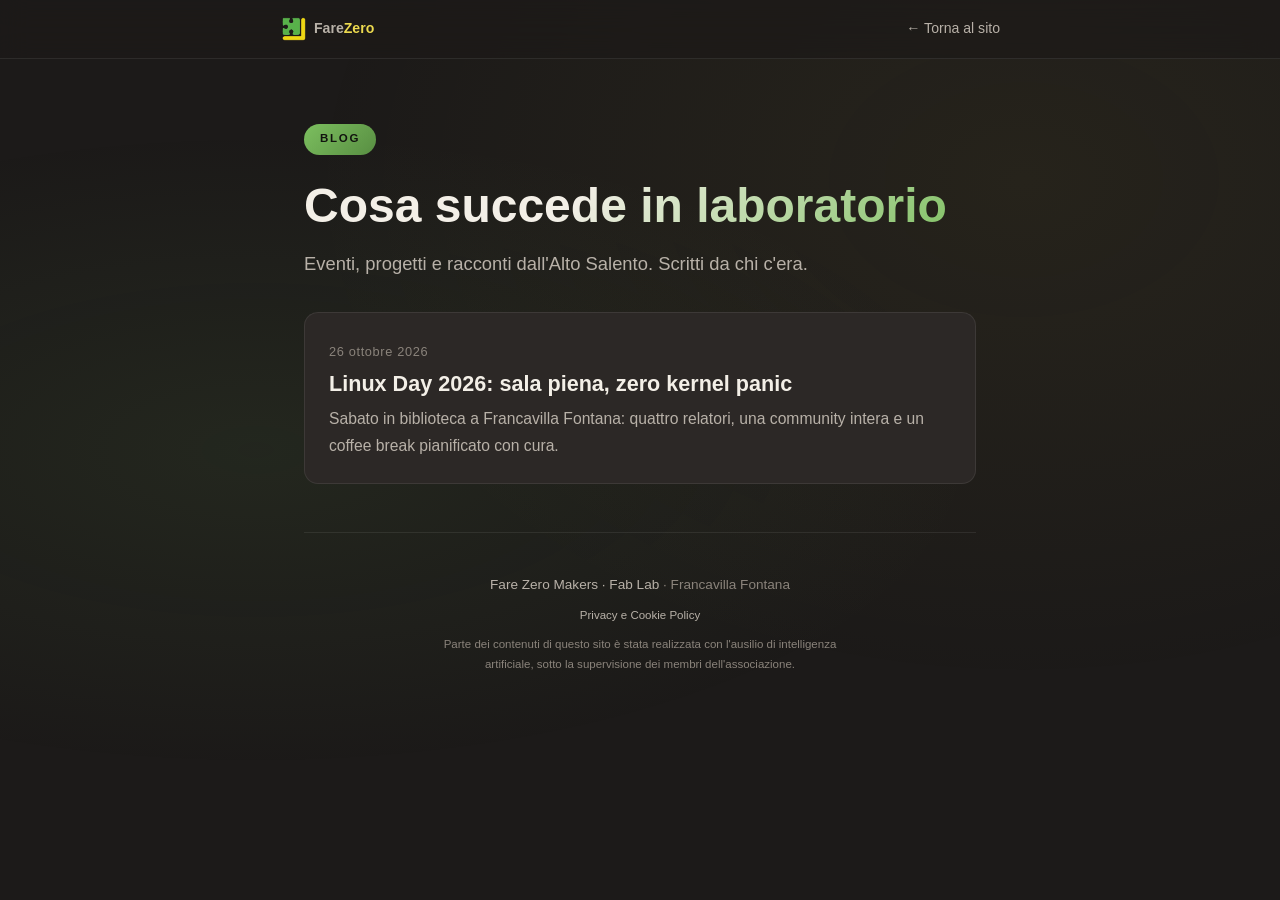
<file: blog/index.html>
<!DOCTYPE html>
<html lang="it">
<head>
  <meta charset="UTF-8">
  <meta name="viewport" content="width=device-width, initial-scale=1.0">
  <title>Blog | Fare Zero</title>
  <meta name="description" content="Il blog di Fare Zero Makers Fab Lab: eventi, progetti e racconti dall'Alto Salento.">
  <meta property="og:title" content="Blog | Fare Zero">
  <meta property="og:description" content="Eventi, progetti e racconti dall'Alto Salento.">
  <meta property="og:type" content="website">

  <link rel="icon" type="image/png" sizes="32x32" href="../assets/favicon-32.png">
  <link rel="icon" type="image/png" sizes="16x16" href="../assets/favicon-16.png">
  <link rel="apple-touch-icon" sizes="180x180" href="../assets/favicon-180.png">
  <link rel="shortcut icon" href="../assets/favicon.ico">
  <link rel="stylesheet" href="../css/blog.css">
</head>
<body>
  <div class="bg-pattern"></div>

  <div class="top-bar">
    <div class="top-bar-inner">
      <a href="../">
        <img src="../assets/icon.png" alt="" class="brand-icon">
        <span class="brand-text">Fare<strong>Zero</strong></span>
      </a>
      <a href="../">&larr; Torna al sito</a>
    </div>
  </div>

  <div class="container">
    <header class="blog-head">
      <span class="kicker">Blog</span>
      <h1>Cosa succede in laboratorio</h1>
      <p class="lead">Eventi, progetti e racconti dall'Alto Salento. Scritti da chi c'era.</p>
    </header>

    <main class="post-list">
      <a class="post-card" href="linux-day-2026/">
        <time datetime="2026-10-26">26 ottobre 2026</time>
        <h2>Linux Day 2026: sala piena, zero kernel panic</h2>
        <p>Sabato in biblioteca a Francavilla Fontana: quattro relatori, una community intera e un coffee break pianificato con cura.</p>
      </a>
    </main>

    <footer>
      <p><a href="../">Fare Zero Makers &middot; Fab Lab</a> &middot; Francavilla Fontana</p>
      <p class="small"><a href="../privacy/">Privacy e Cookie Policy</a></p>
      <p class="small">Parte dei contenuti di questo sito è stata realizzata con l'ausilio di intelligenza artificiale, sotto la supervisione dei membri dell'associazione.</p>
    </footer>
  </div>
</body>
</html>
</file>
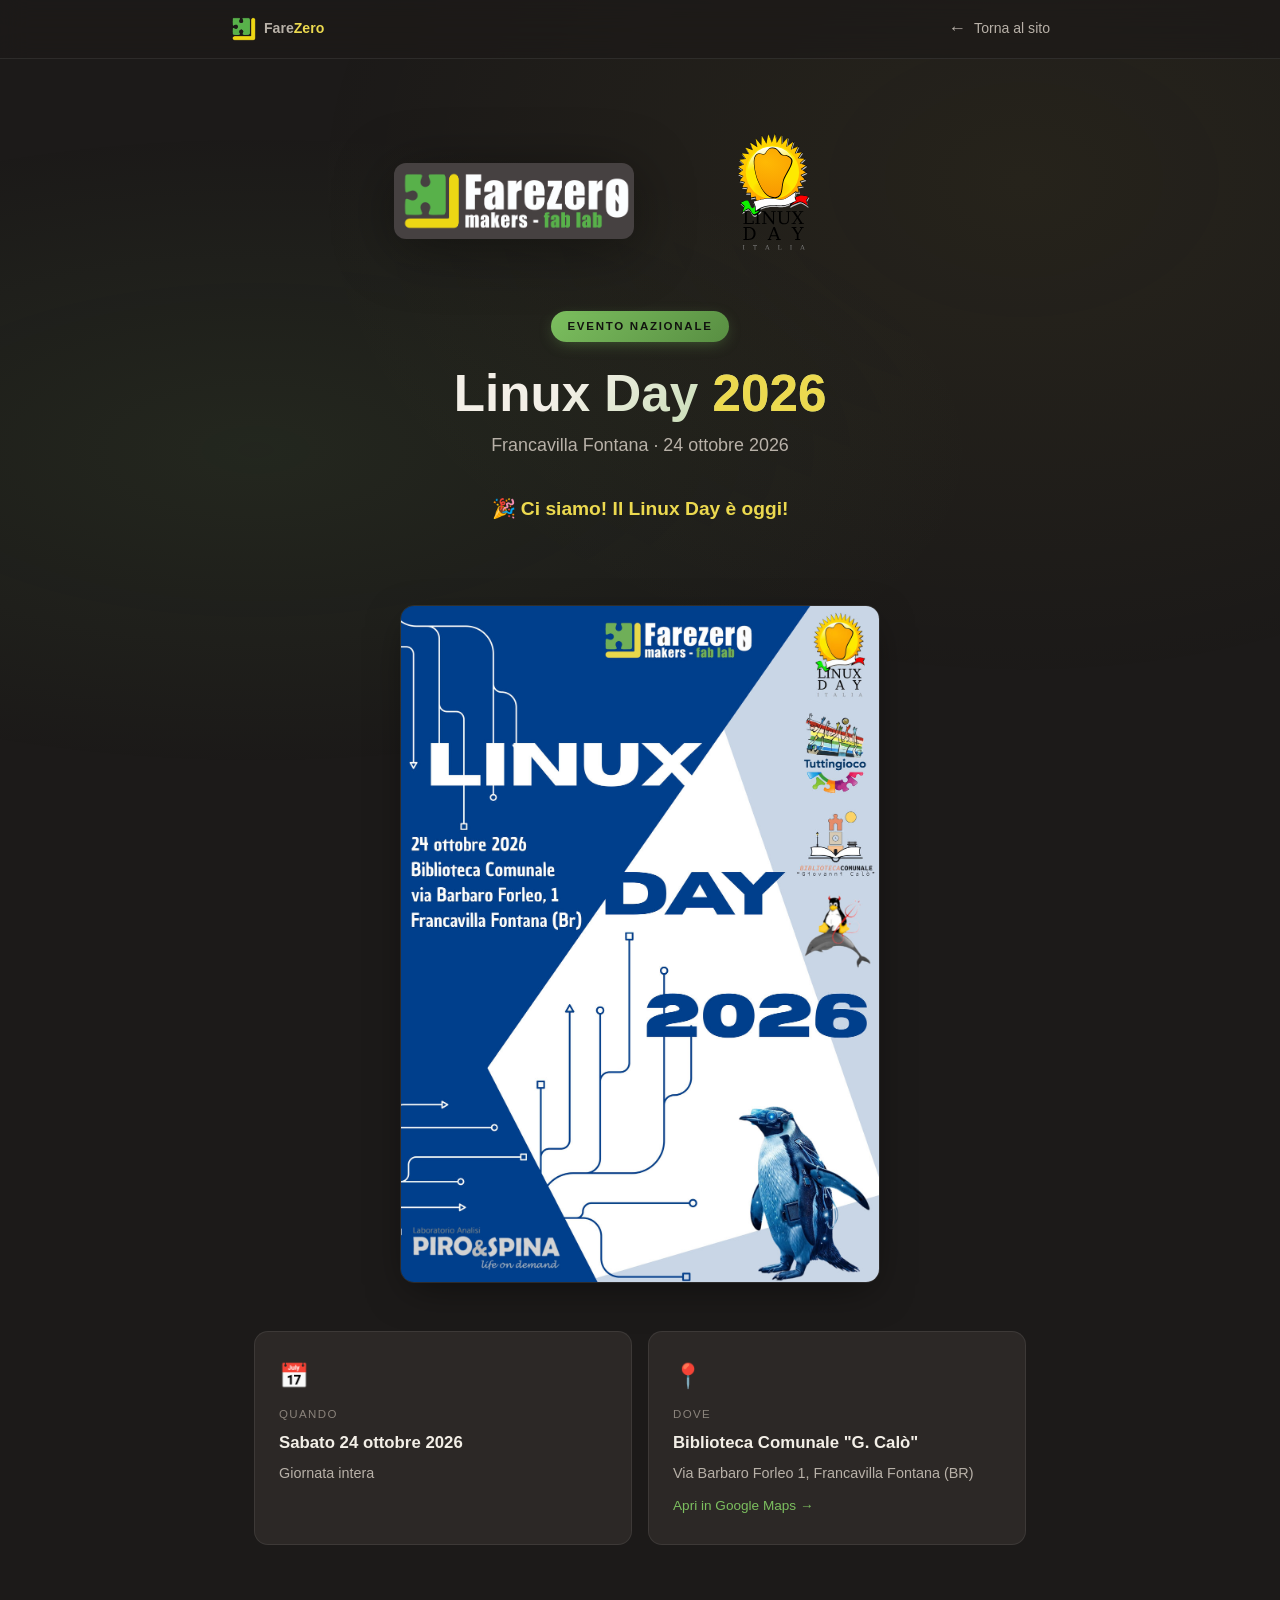
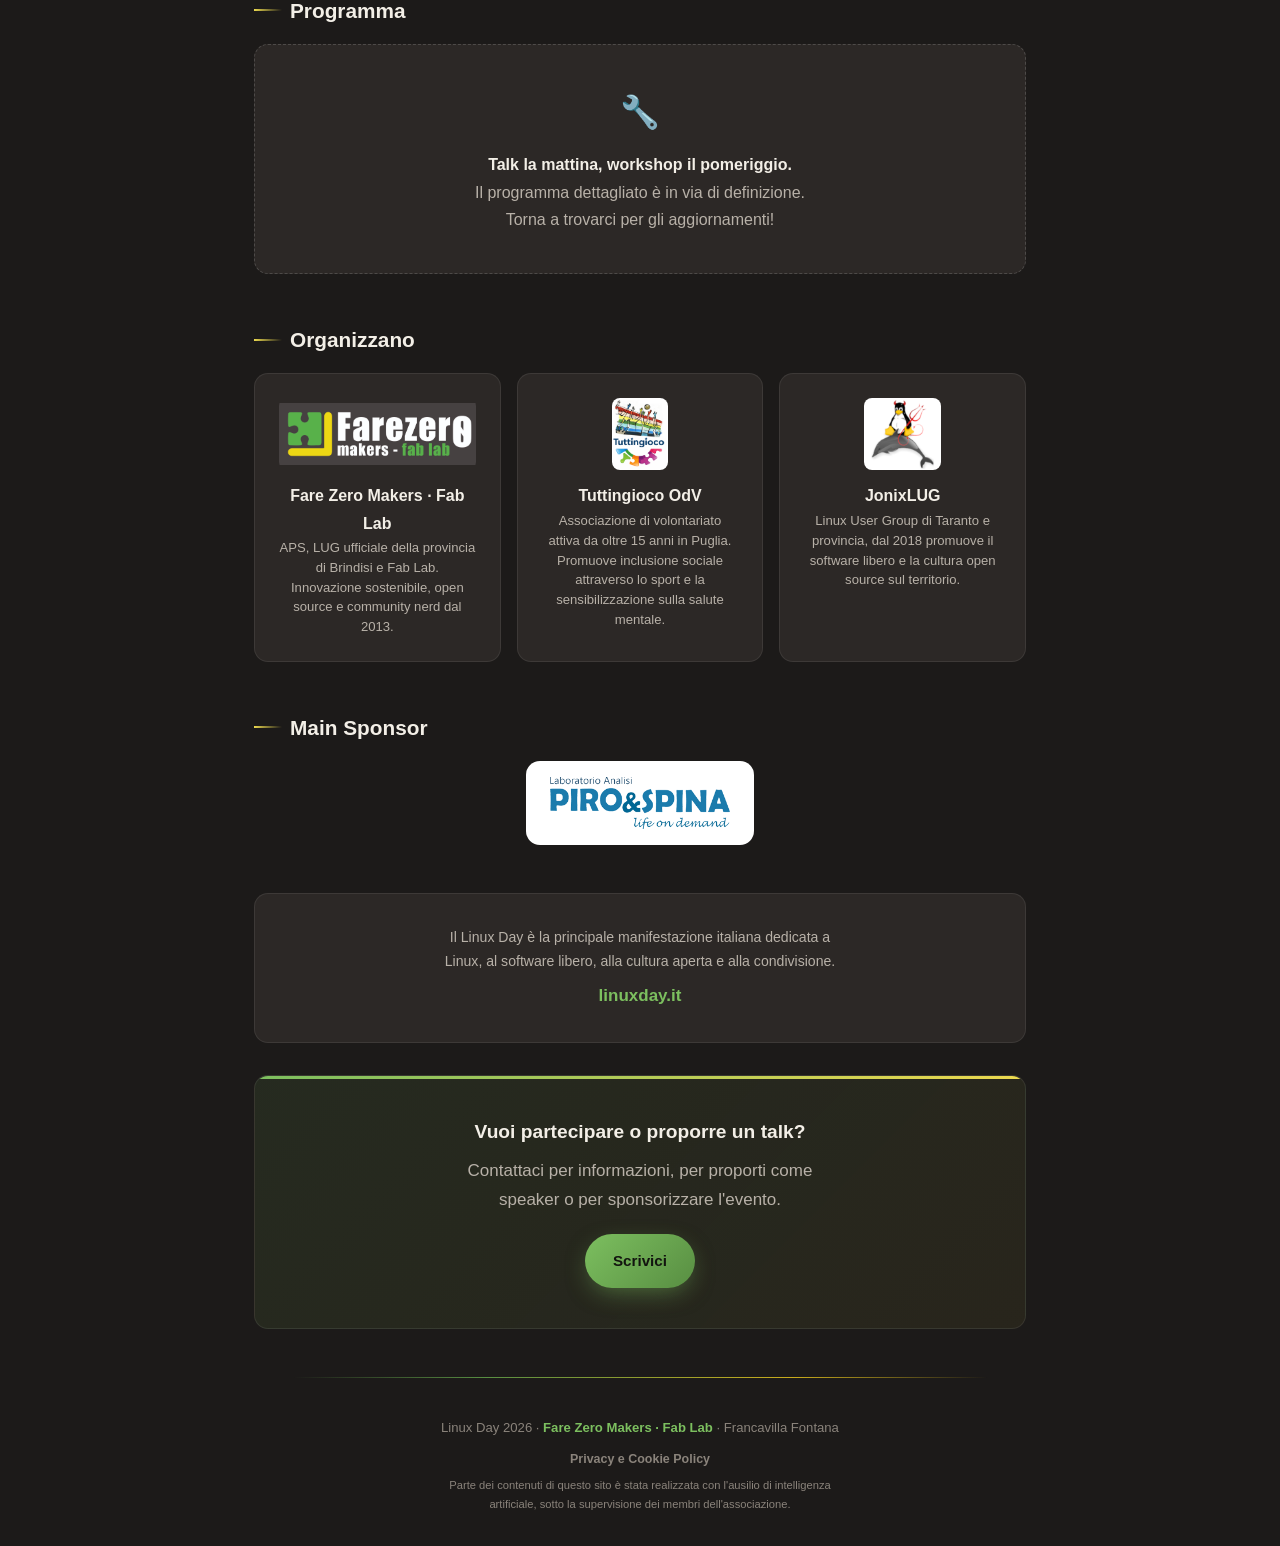
<file: linuxday/index.html>
<!DOCTYPE html>
<html lang="it">
<head>
  <meta charset="UTF-8">
  <meta name="viewport" content="width=device-width, initial-scale=1.0">
  <title>Linux Day 2026 — Francavilla Fontana | Fare Zero</title>
  <meta name="description" content="Linux Day 2026 a Francavilla Fontana, organizzato dal LUG Fare Zero Makers Fab Lab. 24 ottobre 2026, Biblioteca Calò.">
  <meta property="og:title" content="Linux Day 2026 — Francavilla Fontana">
  <meta property="og:description" content="24 ottobre 2026 · Biblioteca Calò · LUG Fare Zero Makers Fab Lab">
  <meta property="og:type" content="website">

  <link rel="icon" type="image/png" sizes="32x32" href="../assets/favicon-32.png">
  <link rel="icon" type="image/png" sizes="16x16" href="../assets/favicon-16.png">
  <link rel="apple-touch-icon" sizes="180x180" href="../assets/favicon-180.png">
  <link rel="shortcut icon" href="../assets/favicon.ico">

  <style>
    *, *::before, *::after { box-sizing: border-box; margin: 0; padding: 0; }

    :root {
      --bg: #1c1a19;
      --bg-alt: #242120;
      --surface: #2c2826;
      --surface-2: #353030;
      --border: rgba(255,255,255,.08);
      --border-strong: rgba(255,255,255,.16);
      --text: #f3efe7;
      --text-dim: #b8b1a8;
      --text-faint: #8a837b;
      --green: #7cbf5f;
      --green-deep: #588e42;
      --yellow: #ecd94f;
      --yellow-deep: #c9ab1c;
      --radius: 14px;
    }

    html { scroll-behavior: smooth; overflow-x: hidden; }

    body {
      font-family: -apple-system, BlinkMacSystemFont, "Segoe UI", Roboto, Helvetica, Arial, sans-serif;
      background: var(--bg);
      color: var(--text);
      line-height: 1.7;
      font-size: 17px;
      min-height: 100vh;
      overflow-x: hidden;
      -webkit-font-smoothing: antialiased;
    }

    img { max-width: 100%; display: block; }
    a { color: inherit; text-decoration: none; }

    ::selection { background: var(--green); color: #14130f; }

    .bg-pattern {
      position: fixed; inset: 0; pointer-events: none; z-index: 0;
      background-image:
        radial-gradient(ellipse at 20% 50%, rgba(124,191,95,.08) 0%, transparent 50%),
        radial-gradient(ellipse at 80% 20%, rgba(236,217,79,.05) 0%, transparent 50%);
    }

    .container {
      position: relative; z-index: 1;
      max-width: 820px;
      margin: 0 auto;
      padding: 0 24px;
    }

    /* --- top bar --- */
    .top-bar {
      position: sticky; top: 0; z-index: 100;
      padding: 14px 24px;
      background: rgba(28,26,25,.75);
      backdrop-filter: blur(14px) saturate(140%);
      -webkit-backdrop-filter: blur(14px) saturate(140%);
      border-bottom: 1px solid var(--border);
    }
    .top-bar-inner {
      max-width: 820px; margin: 0 auto;
      display: flex; align-items: center; justify-content: space-between;
    }
    .top-bar a {
      display: flex; align-items: center; gap: 8px;
      font-size: .88rem; color: var(--text-dim);
      transition: color .25s;
    }
    .top-bar a:hover { color: var(--green); }
    .top-bar .brand-icon { width: 26px; height: auto; }
    .top-bar .brand-text { font-weight: 600; }
    .top-bar .brand-text strong { color: var(--yellow); font-weight: 800; }
    .back-arrow { font-size: 1.1rem; }

    /* --- hero --- */
    .hero {
      text-align: center;
      padding: 4rem 0 2.5rem;
    }
    .hero-logos {
      display: flex; align-items: center; justify-content: center;
      gap: 2rem; flex-wrap: wrap;
      margin-bottom: 2rem;
    }
    .hero-logo {
      max-width: 240px;
      border-radius: 12px;
      filter: drop-shadow(0 10px 30px rgba(0,0,0,.4));
    }
    .linuxday-logo {
      max-width: 220px;
    }
    .event-label {
      display: inline-block;
      background: linear-gradient(135deg, var(--green), var(--green-deep));
      color: #12140f;
      font-weight: 800;
      font-size: .72rem;
      letter-spacing: .15em;
      text-transform: uppercase;
      padding: .35rem 1rem;
      border-radius: 999px;
      margin-bottom: 1.5rem;
      box-shadow: 0 4px 16px -4px rgba(124,191,95,.4);
    }
    h1 {
      font-size: clamp(2.2rem, 6vw, 3.2rem);
      font-weight: 800;
      line-height: 1.1;
      margin-bottom: .5rem;
      background: linear-gradient(135deg, var(--text) 40%, var(--green) 100%);
      -webkit-background-clip: text;
      background-clip: text;
      -webkit-text-fill-color: transparent;
    }
    h1 .year {
      -webkit-text-fill-color: var(--yellow);
    }
    .subtitle {
      font-size: 1.12rem;
      color: var(--text-dim);
      margin-bottom: 2rem;
    }

    /* --- countdown --- */
    .countdown {
      display: flex; justify-content: center;
      gap: 1.5rem; flex-wrap: wrap;
      margin: 0 0 2.5rem;
    }
    .countdown-item { text-align: center; }
    .countdown-item .number {
      display: block;
      font-size: 2.2rem;
      font-weight: 800;
      color: var(--yellow);
      line-height: 1;
    }
    .countdown-item .unit {
      font-size: .7rem;
      text-transform: uppercase;
      letter-spacing: .1em;
      color: var(--text-faint);
    }

    /* --- info cards --- */
    .locandina-section {
      display: flex;
      justify-content: center;
      margin-bottom: 3rem;
    }
    .locandina-section img {
      max-width: 480px;
      width: 100%;
      border-radius: var(--radius);
      border: 1px solid var(--border);
      box-shadow: 0 12px 40px -10px rgba(0,0,0,.5);
      transition: transform .3s, box-shadow .3s;
    }
    .locandina-section img:hover {
      transform: translateY(-4px);
      box-shadow: 0 18px 50px -10px rgba(0,0,0,.6);
    }

    .info-grid {
      display: grid;
      grid-template-columns: 1fr 1fr;
      gap: 1rem;
      margin-bottom: 3rem;
    }
    .info-card {
      background: var(--surface);
      border: 1px solid var(--border);
      border-radius: var(--radius);
      padding: 1.5rem;
      transition: border-color .3s, transform .3s;
    }
    .info-card:hover {
      border-color: var(--green);
      transform: translateY(-3px);
    }
    .info-card .icon { font-size: 1.5rem; margin-bottom: .5rem; display: block; }
    .info-card .label {
      font-size: .72rem; text-transform: uppercase; letter-spacing: .12em;
      color: var(--text-faint); margin-bottom: .25rem;
    }
    .info-card .value { font-weight: 700; font-size: 1.05rem; color: var(--text); }
    .info-card .detail { color: var(--text-dim); font-size: .9rem; margin-top: .25rem; }
    .map-link {
      display: inline-flex; align-items: center; gap: .4rem;
      color: var(--green); font-size: .85rem; margin-top: .5rem;
      transition: color .25s;
    }
    .map-link:hover { text-decoration: underline; color: var(--yellow); }

    /* --- sections --- */
    .section { margin-bottom: 3rem; }
    .section h2 {
      font-size: 1.3rem; font-weight: 800;
      margin-bottom: 1rem;
      display: flex; align-items: center; gap: .5rem;
      color: var(--text);
    }
    .section h2::before {
      content: ""; width: 28px; height: 2px;
      background: linear-gradient(90deg, var(--yellow), transparent);
      flex-shrink: 0;
    }

    .program-banner {
      background: var(--surface);
      border: 1px dashed var(--border-strong);
      border-radius: var(--radius);
      padding: 2.5rem 2rem;
      text-align: center;
    }
    .program-banner .icon { font-size: 2rem; margin-bottom: .75rem; }
    .program-banner p { color: var(--text-dim); font-size: 1rem; margin: 0; }
    .program-banner strong { color: var(--text); }

    /* --- organizers --- */
    .organizers-grid {
      display: grid;
      grid-template-columns: repeat(3, 1fr);
      gap: 1rem;
      margin-bottom: 3rem;
    }
    .organizer {
      background: var(--surface);
      border: 1px solid var(--border);
      border-radius: var(--radius);
      padding: 1.5rem;
      display: flex; flex-direction: column; align-items: center;
      text-align: center; gap: .75rem;
      transition: border-color .3s, transform .3s;
    }
    .organizer:hover { border-color: var(--green); transform: translateY(-3px); }
    .organizer .logo-img { height: 72px; width: auto; object-fit: contain; flex-shrink: 0; border-radius: 8px; }
    .organizer .name { font-weight: 700; font-size: 1rem; margin-bottom: .1rem; color: var(--text); }
    .organizer .desc { color: var(--text-dim); font-size: .82rem; margin: 0; line-height: 1.5; }

    /* --- sponsors --- */
    .sponsors-grid {
      display: flex; justify-content: center; align-items: center;
      flex-wrap: wrap; gap: 2rem;
    }
    .sponsor-item {
      background: #fff;
      border-radius: var(--radius);
      padding: 1rem 1.5rem;
      display: flex; align-items: center; justify-content: center;
      text-decoration: none;
      transition: transform .25s, box-shadow .25s;
    }
    .sponsor-item:hover {
      transform: scale(1.04);
      box-shadow: 0 8px 24px -8px rgba(0,0,0,.4);
    }
    .sponsor-item img { max-height: 90px; max-width: 180px; object-fit: contain; }

    /* --- linuxday badge --- */
    .linuxday-badge {
      text-align: center;
      margin: 2rem 0;
      padding: 2rem 1.5rem;
      background: var(--surface);
      border: 1px solid var(--border);
      border-radius: var(--radius);
    }
    .linuxday-badge p { color: var(--text-dim); font-size: .88rem; margin-bottom: .5rem; }
    .linuxday-badge a {
      color: var(--green);
      font-weight: 700;
      transition: color .25s;
    }
    .linuxday-badge a:hover { color: var(--yellow); text-decoration: underline; }

    /* --- cta --- */
    .cta-section {
      text-align: center;
      padding: 2.5rem;
      margin-bottom: 3rem;
      background: linear-gradient(135deg, rgba(124,191,95,.1), rgba(236,217,79,.06));
      border: 1px solid var(--border);
      border-radius: var(--radius);
      position: relative;
      overflow: hidden;
    }
    .cta-section::before {
      content: "";
      position: absolute; top: 0; left: 0; right: 0; height: 3px;
      background: linear-gradient(90deg, var(--green), var(--yellow));
    }
    .cta-section h3 { font-size: 1.2rem; margin-bottom: .5rem; color: var(--text); }
    .cta-section p { color: var(--text-dim); margin-bottom: 1.2rem; max-width: 400px; margin-left: auto; margin-right: auto; }
    .btn {
      display: inline-flex; align-items: center; gap: 8px;
      padding: 14px 28px; border-radius: 999px;
      font-weight: 700; font-size: .95rem;
      border: none; cursor: pointer;
      transition: transform .25s, box-shadow .25s;
    }
    .btn-primary {
      background: linear-gradient(135deg, var(--green), var(--green-deep));
      color: #12140f;
      box-shadow: 0 8px 24px -6px rgba(124,191,95,.5);
    }
    .btn-primary:hover { transform: translateY(-2px); box-shadow: 0 12px 30px -6px rgba(124,191,95,.65); }

    /* --- footer --- */
    footer {
      text-align: center;
      padding: 2.5rem 0 2rem;
      position: relative;
      color: var(--text-faint);
      font-size: .82rem;
    }
    footer::before {
      content: "";
      position: absolute; top: 0; left: 0; right: 0; height: 1px;
      background: linear-gradient(90deg, transparent 5%, var(--green-deep) 30%, var(--yellow-deep) 70%, transparent 95%);
    }
    footer p { margin: 0; }
    footer a { color: var(--green); font-weight: 600; transition: color .25s; }
    footer a:hover { color: var(--yellow); }

    /* --- responsive --- */
    @media (max-width: 700px) {
      .organizers-grid { grid-template-columns: 1fr; }
    }
    @media (max-width: 500px) {
      .info-grid { grid-template-columns: 1fr; }
      .hero-logos { gap: 1rem; }
      .hero-logo { max-width: 180px; }
      .linuxday-logo { max-width: 160px; }
      .hero { padding: 3rem 0 2rem; }
      .container { padding: 0 16px; }
      .top-bar { padding: 12px 16px; }
    }
  </style>
</head>
<body>
  <div class="bg-pattern"></div>

  <div class="top-bar">
    <div class="top-bar-inner">
      <a href="../">
        <img src="../assets/icon.png" alt="" class="brand-icon">
        <span class="brand-text">Fare<strong>Zero</strong></span>
      </a>
      <a href="../">
        <span class="back-arrow">&larr;</span> Torna al sito
      </a>
    </div>
  </div>

  <div class="container">

    <header class="hero">
      <div class="hero-logos">
        <img src="logo-farezero.jpg" alt="Fare Zero Makers Fab Lab" class="hero-logo">
        <img src="linuxday-logo.svg" alt="Linux Day" class="linuxday-logo">
      </div>
      <span class="event-label">Evento nazionale</span>
      <h1>Linux Day <span class="year">2026</span></h1>
      <p class="subtitle">Francavilla Fontana &middot; 24 ottobre 2026</p>

      <div class="countdown" id="countdown">
        <div class="countdown-item"><span class="number" id="cd-days">--</span><span class="unit">giorni</span></div>
        <div class="countdown-item"><span class="number" id="cd-hours">--</span><span class="unit">ore</span></div>
        <div class="countdown-item"><span class="number" id="cd-mins">--</span><span class="unit">minuti</span></div>
        <div class="countdown-item"><span class="number" id="cd-secs">--</span><span class="unit">secondi</span></div>
      </div>
    </header>

    <div class="locandina-section">
      <a href="locandina.jpg" target="_blank">
        <img src="locandina.jpg" alt="Locandina Linux Day 2026 — 24 ottobre, Biblioteca Comunale G. Calò, Francavilla Fontana">
      </a>
    </div>

    <div class="info-grid">
      <div class="info-card">
        <span class="icon">📅</span>
        <div class="label">Quando</div>
        <div class="value">Sabato 24 ottobre 2026</div>
        <div class="detail">Giornata intera</div>
      </div>
      <div class="info-card">
        <span class="icon">📍</span>
        <div class="label">Dove</div>
        <div class="value">Biblioteca Comunale "G. Calò"</div>
        <div class="detail">Via Barbaro Forleo 1, Francavilla Fontana (BR)</div>
        <a class="map-link" href="https://maps.google.com/?q=Biblioteca+Comunale+Cal%C3%B2+Francavilla+Fontana" target="_blank" rel="noopener">Apri in Google Maps &rarr;</a>
      </div>
    </div>

    <section class="section">
      <h2>Programma</h2>
      <div class="program-banner">
        <div class="icon">🔧</div>
        <p><strong>Talk la mattina, workshop il pomeriggio.</strong><br>
        Il programma dettagliato è in via di definizione.<br>Torna a trovarci per gli aggiornamenti!</p>
      </div>
    </section>

    <section class="section">
      <h2>Organizzano</h2>
      <div class="organizers-grid">
        <div class="organizer">
          <img src="logo-farezero.jpg" alt="Fare Zero" class="logo-img">
          <div>
            <div class="name">Fare Zero Makers &middot; Fab Lab</div>
            <p class="desc">APS, LUG ufficiale della provincia di Brindisi e Fab Lab. Innovazione sostenibile, open source e community nerd dal 2013.</p>
          </div>
        </div>
        <div class="organizer">
          <img src="logo-tuttingioco.png" alt="Tuttingioco" class="logo-img">
          <div>
            <div class="name">Tuttingioco OdV</div>
            <p class="desc">Associazione di volontariato attiva da oltre 15 anni in Puglia. Promuove inclusione sociale attraverso lo sport e la sensibilizzazione sulla salute mentale.</p>
          </div>
        </div>
        <div class="organizer">
          <img src="logo-jonixlug.png" alt="JonixLUG" class="logo-img">
          <div>
            <div class="name">JonixLUG</div>
            <p class="desc">Linux User Group di Taranto e provincia, dal 2018 promuove il software libero e la cultura open source sul territorio.</p>
          </div>
        </div>
      </div>
    </section>

    <section class="section">
      <h2>Main Sponsor</h2>
      <div class="sponsors-grid">
        <a href="https://labpirospina.it/" target="_blank" rel="noopener" class="sponsor-item">
          <img src="sponsor-pirospina.png" alt="Laboratorio Analisi Piro&amp;Spina — life on demand">
        </a>
      </div>
    </section>

    <div class="linuxday-badge">
      <p>Il Linux Day è la principale manifestazione italiana dedicata a<br>Linux, al software libero, alla cultura aperta e alla condivisione.</p>
      <a href="https://www.linuxday.it" target="_blank" rel="noopener">linuxday.it</a>
    </div>

    <div class="cta-section">
      <h3>Vuoi partecipare o proporre un talk?</h3>
      <p>Contattaci per informazioni, per proporti come speaker o per sponsorizzare l'evento.</p>
      <a href="mailto:info@farezero.org" class="btn btn-primary">Scrivici</a>
    </div>

    <footer>
      <p>Linux Day 2026 &middot; <a href="../">Fare Zero Makers &middot; Fab Lab</a> &middot; Francavilla Fontana</p>
      <p style="margin-top:10px;font-size:.78rem"><a href="../privacy/" style="color:var(--text-faint);transition:color .25s">Privacy e Cookie Policy</a></p>
      <p style="margin-top:6px;font-size:.7rem;color:var(--text-faint);max-width:400px;margin-left:auto;margin-right:auto">Parte dei contenuti di questo sito è stata realizzata con l'ausilio di intelligenza artificiale, sotto la supervisione dei membri dell'associazione.</p>
    </footer>

  </div>

  <script>
    (function () {
      var target = new Date('2026-10-24T09:00:00+02:00').getTime();
      function update() {
        var now = Date.now();
        var diff = target - now;
        if (diff <= 0) {
          document.getElementById('countdown').innerHTML = '<p style="color:var(--yellow);font-weight:800;font-size:1.2rem">🎉 Ci siamo! Il Linux Day è oggi!</p>';
          return;
        }
        var d = Math.floor(diff / 86400000);
        var h = Math.floor((diff % 86400000) / 3600000);
        var m = Math.floor((diff % 3600000) / 60000);
        var s = Math.floor((diff % 60000) / 1000);
        document.getElementById('cd-days').textContent = d;
        document.getElementById('cd-hours').textContent = h;
        document.getElementById('cd-mins').textContent = m;
        document.getElementById('cd-secs').textContent = s;
      }
      update();
      setInterval(update, 1000);
    })();
  </script>
</body>
</html>
</file>
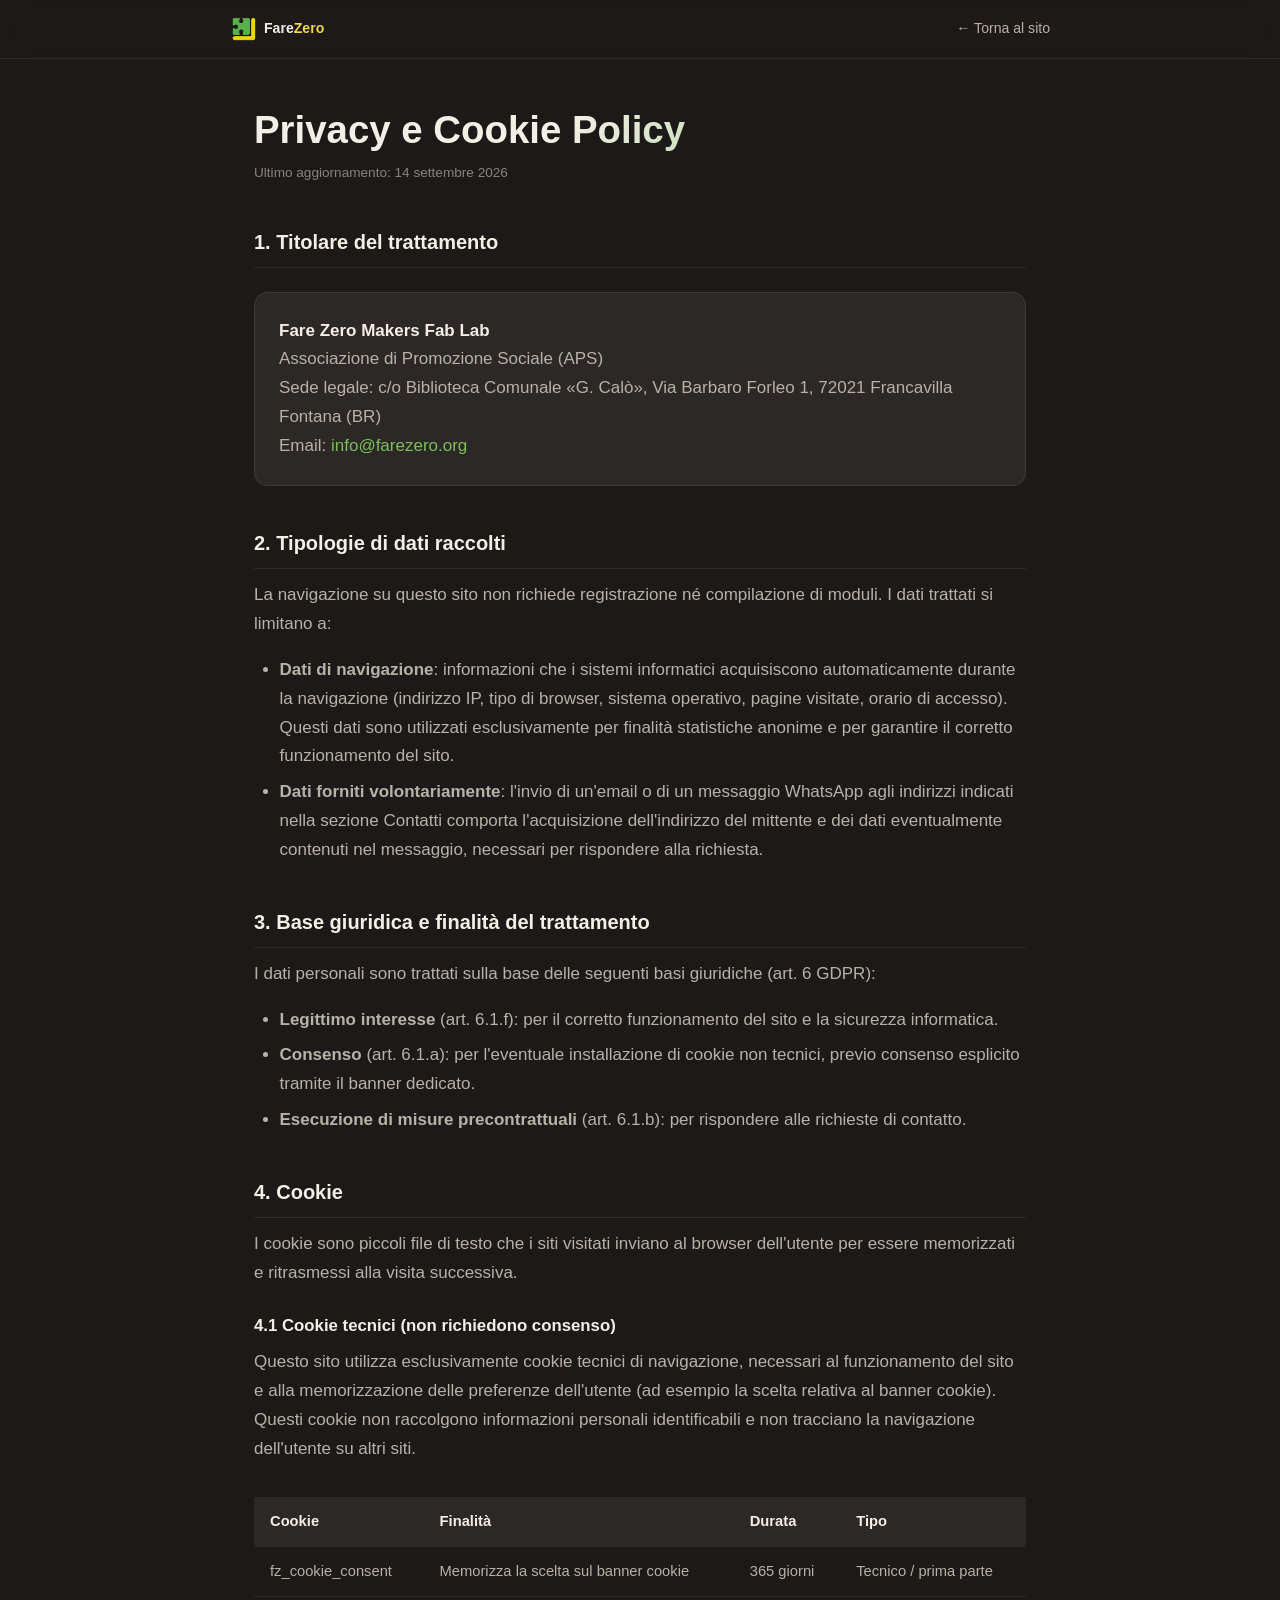
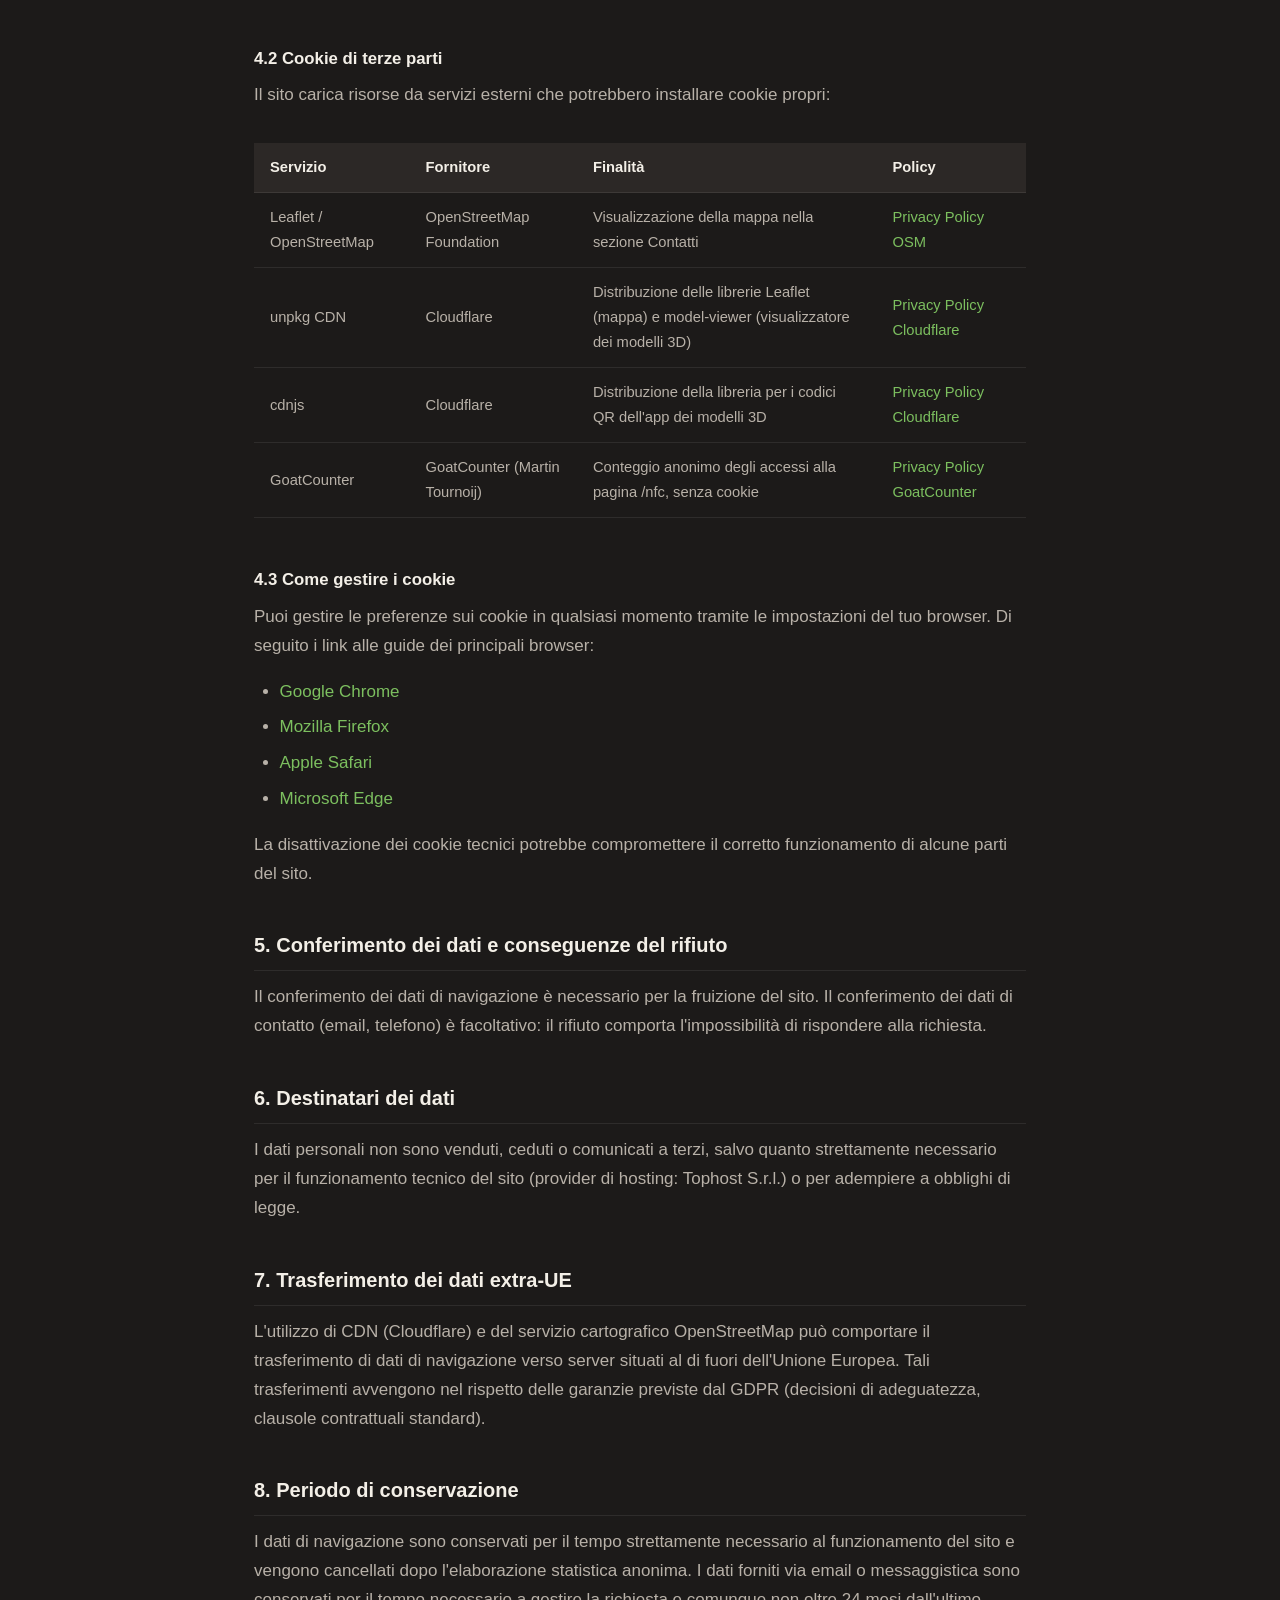
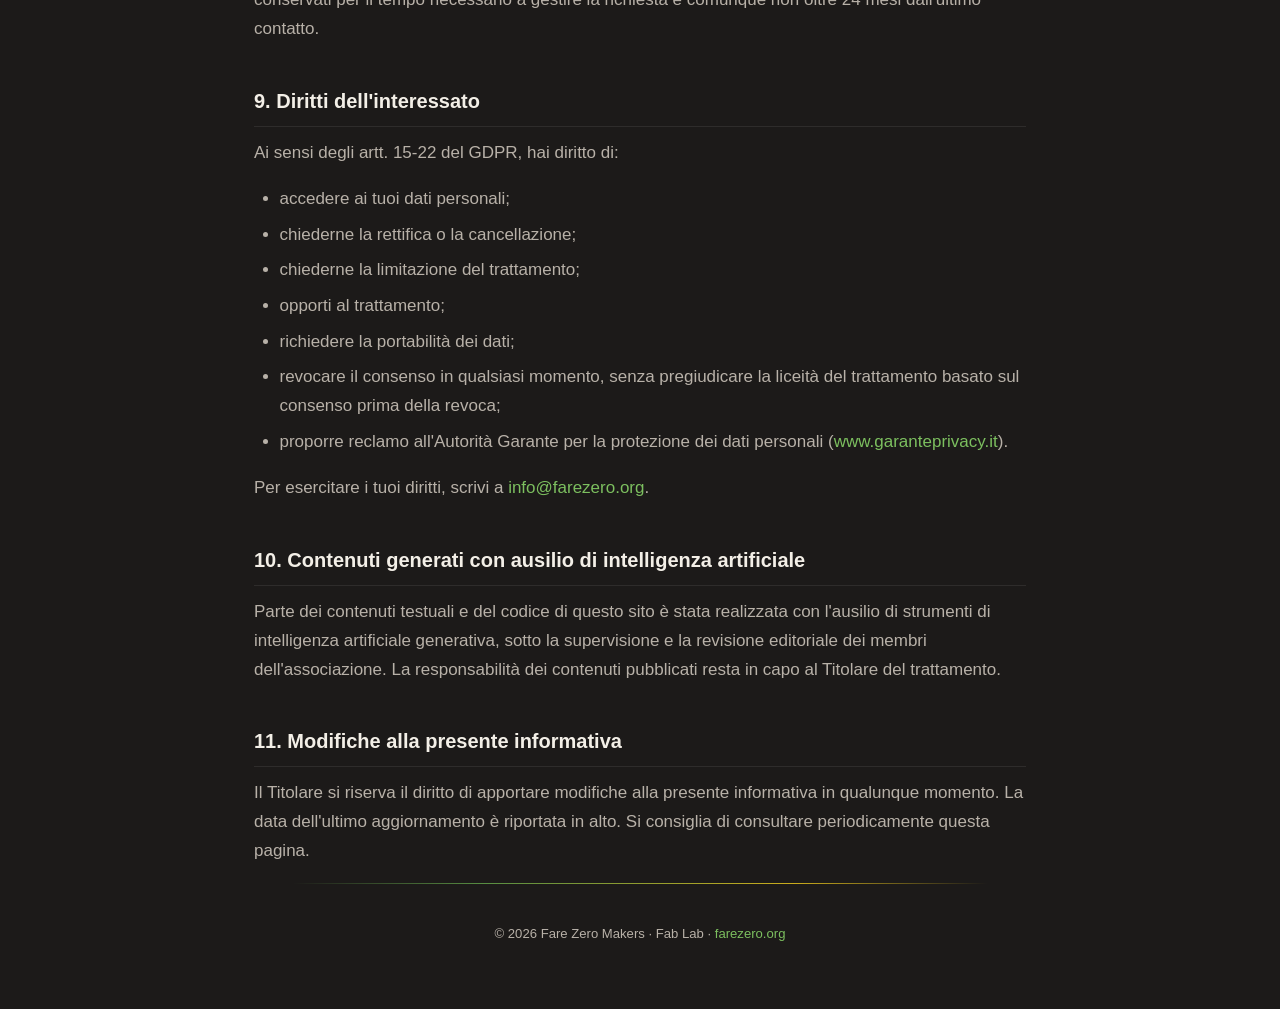
<file: privacy/index.html>
<!DOCTYPE html>
<html lang="it">
<head>
  <meta charset="UTF-8">
  <meta name="viewport" content="width=device-width, initial-scale=1.0">
  <title>Privacy e Cookie Policy — Fare Zero</title>
  <meta name="description" content="Informativa sulla privacy e cookie policy del sito farezero.org, ai sensi del Regolamento UE 2016/679 (GDPR).">

  <link rel="icon" type="image/png" sizes="32x32" href="../assets/favicon-32.png">
  <link rel="icon" type="image/png" sizes="16x16" href="../assets/favicon-16.png">
  <link rel="apple-touch-icon" sizes="180x180" href="../assets/favicon-180.png">
  <link rel="shortcut icon" href="../assets/favicon.ico">

  <style>
    *, *::before, *::after { box-sizing: border-box; margin: 0; padding: 0; }

    :root {
      --bg: #1c1a19;
      --bg-alt: #242120;
      --surface: #2c2826;
      --border: rgba(255,255,255,.08);
      --border-strong: rgba(255,255,255,.16);
      --text: #f3efe7;
      --text-dim: #b8b1a8;
      --text-faint: #8a837b;
      --green: #7cbf5f;
      --green-deep: #588e42;
      --yellow: #ecd94f;
      --yellow-deep: #c9ab1c;
      --radius: 14px;
    }

    html { scroll-behavior: smooth; overflow-x: hidden; }

    body {
      font-family: -apple-system, BlinkMacSystemFont, "Segoe UI", Roboto, Helvetica, Arial, sans-serif;
      background: var(--bg);
      color: var(--text);
      line-height: 1.7;
      font-size: 17px;
      min-height: 100vh;
      overflow-x: hidden;
      -webkit-font-smoothing: antialiased;
    }

    img { max-width: 100%; display: block; }
    a { color: var(--green); text-decoration: none; transition: color .25s; }
    a:hover { color: var(--yellow); text-decoration: underline; }

    ::selection { background: var(--green); color: #14130f; }

    /* --- top bar --- */
    .top-bar {
      position: sticky; top: 0; z-index: 100;
      padding: 14px 24px;
      background: rgba(28,26,25,.75);
      backdrop-filter: blur(14px) saturate(140%);
      -webkit-backdrop-filter: blur(14px) saturate(140%);
      border-bottom: 1px solid var(--border);
    }
    .top-bar-inner {
      max-width: 820px; margin: 0 auto;
      display: flex; align-items: center; justify-content: space-between;
    }
    .top-bar a {
      display: flex; align-items: center; gap: 8px;
      font-size: .88rem; color: var(--text-dim);
    }
    .top-bar a:hover { color: var(--green); text-decoration: none; }
    .top-bar .brand-icon { width: 26px; height: auto; }
    .top-bar .brand-text { font-weight: 600; color: var(--text); }
    .top-bar .brand-text strong { color: var(--yellow); font-weight: 800; }

    /* --- content --- */
    .container {
      max-width: 820px;
      margin: 0 auto;
      padding: 3rem 24px 2rem;
    }

    h1 {
      font-size: clamp(1.8rem, 4vw, 2.4rem);
      font-weight: 800;
      line-height: 1.2;
      margin-bottom: .5rem;
      background: linear-gradient(135deg, var(--text) 40%, var(--green) 100%);
      -webkit-background-clip: text;
      background-clip: text;
      -webkit-text-fill-color: transparent;
    }
    .last-update {
      font-size: .85rem;
      color: var(--text-faint);
      margin-bottom: 2.5rem;
    }

    h2 {
      font-size: 1.25rem;
      font-weight: 800;
      color: var(--text);
      margin: 2.5rem 0 .75rem;
      padding-bottom: .5rem;
      border-bottom: 1px solid var(--border);
    }

    h3 {
      font-size: 1.05rem;
      font-weight: 700;
      color: var(--text);
      margin: 1.5rem 0 .5rem;
    }

    p, li { color: var(--text-dim); }
    p { margin: 0 0 1em; }

    ul, ol {
      margin: 0 0 1em;
      padding-left: 1.5em;
    }
    li { margin-bottom: .4em; }

    .highlight-box {
      background: var(--surface);
      border: 1px solid var(--border);
      border-radius: var(--radius);
      padding: 1.5rem;
      margin: 1.5rem 0;
    }
    .highlight-box p:last-child { margin: 0; }
    .highlight-box strong { color: var(--text); }

    table {
      width: 100%;
      border-collapse: collapse;
      margin: 1rem 0 1.5rem;
      font-size: .92rem;
    }
    th, td {
      text-align: left;
      padding: .75rem 1rem;
      border-bottom: 1px solid var(--border);
      color: var(--text-dim);
    }
    th {
      color: var(--text);
      font-weight: 700;
      background: var(--surface);
    }
    .table-wrap { overflow-x: auto; }

    /* --- footer --- */
    footer {
      text-align: center;
      padding: 2.5rem 0 2rem;
      position: relative;
      color: var(--text-faint);
      font-size: .82rem;
    }
    footer::before {
      content: "";
      position: absolute; top: 0; left: 0; right: 0; height: 1px;
      background: linear-gradient(90deg, transparent 5%, var(--green-deep) 30%, var(--yellow-deep) 70%, transparent 95%);
    }
    footer p { margin: 0; }

    @media (max-width: 500px) {
      .container { padding: 2rem 16px 1.5rem; }
      .top-bar { padding: 12px 16px; }
    }
  </style>
</head>
<body>

  <div class="top-bar">
    <div class="top-bar-inner">
      <a href="../">
        <img src="../assets/icon.png" alt="" class="brand-icon">
        <span class="brand-text">Fare<strong>Zero</strong></span>
      </a>
      <a href="../">&larr; Torna al sito</a>
    </div>
  </div>

  <div class="container">

    <h1>Privacy e Cookie Policy</h1>
    <p class="last-update">Ultimo aggiornamento: 14 settembre 2026</p>

    <h2>1. Titolare del trattamento</h2>
    <div class="highlight-box">
      <p><strong>Fare Zero Makers Fab Lab</strong><br>
      Associazione di Promozione Sociale (APS)<br>
      Sede legale: c/o Biblioteca Comunale &laquo;G. Calò&raquo;, Via Barbaro Forleo 1, 72021 Francavilla Fontana (BR)<br>
      Email: <a href="mailto:info@farezero.org">info@farezero.org</a></p>
    </div>

    <h2>2. Tipologie di dati raccolti</h2>
    <p>La navigazione su questo sito non richiede registrazione né compilazione di moduli. I dati trattati si limitano a:</p>
    <ul>
      <li><strong>Dati di navigazione</strong>: informazioni che i sistemi informatici acquisiscono automaticamente durante la navigazione (indirizzo IP, tipo di browser, sistema operativo, pagine visitate, orario di accesso). Questi dati sono utilizzati esclusivamente per finalità statistiche anonime e per garantire il corretto funzionamento del sito.</li>
      <li><strong>Dati forniti volontariamente</strong>: l'invio di un'email o di un messaggio WhatsApp agli indirizzi indicati nella sezione Contatti comporta l'acquisizione dell'indirizzo del mittente e dei dati eventualmente contenuti nel messaggio, necessari per rispondere alla richiesta.</li>
    </ul>

    <h2>3. Base giuridica e finalità del trattamento</h2>
    <p>I dati personali sono trattati sulla base delle seguenti basi giuridiche (art. 6 GDPR):</p>
    <ul>
      <li><strong>Legittimo interesse</strong> (art. 6.1.f): per il corretto funzionamento del sito e la sicurezza informatica.</li>
      <li><strong>Consenso</strong> (art. 6.1.a): per l'eventuale installazione di cookie non tecnici, previo consenso esplicito tramite il banner dedicato.</li>
      <li><strong>Esecuzione di misure precontrattuali</strong> (art. 6.1.b): per rispondere alle richieste di contatto.</li>
    </ul>

    <h2>4. Cookie</h2>
    <p>I cookie sono piccoli file di testo che i siti visitati inviano al browser dell'utente per essere memorizzati e ritrasmessi alla visita successiva.</p>

    <h3>4.1 Cookie tecnici (non richiedono consenso)</h3>
    <p>Questo sito utilizza esclusivamente cookie tecnici di navigazione, necessari al funzionamento del sito e alla memorizzazione delle preferenze dell'utente (ad esempio la scelta relativa al banner cookie). Questi cookie non raccolgono informazioni personali identificabili e non tracciano la navigazione dell'utente su altri siti.</p>

    <div class="table-wrap">
      <table>
        <thead>
          <tr><th>Cookie</th><th>Finalità</th><th>Durata</th><th>Tipo</th></tr>
        </thead>
        <tbody>
          <tr><td>fz_cookie_consent</td><td>Memorizza la scelta sul banner cookie</td><td>365 giorni</td><td>Tecnico / prima parte</td></tr>
        </tbody>
      </table>
    </div>

    <h3>4.2 Cookie di terze parti</h3>
    <p>Il sito carica risorse da servizi esterni che potrebbero installare cookie propri:</p>
    <div class="table-wrap">
      <table>
        <thead>
          <tr><th>Servizio</th><th>Fornitore</th><th>Finalità</th><th>Policy</th></tr>
        </thead>
        <tbody>
          <tr>
            <td>Leaflet / OpenStreetMap</td>
            <td>OpenStreetMap Foundation</td>
            <td>Visualizzazione della mappa nella sezione Contatti</td>
            <td><a href="https://wiki.osmfoundation.org/wiki/Privacy_Policy" target="_blank" rel="noopener">Privacy Policy OSM</a></td>
          </tr>
          <tr>
            <td>unpkg CDN</td>
            <td>Cloudflare</td>
            <td>Distribuzione delle librerie Leaflet (mappa) e model-viewer (visualizzatore dei modelli 3D)</td>
            <td><a href="https://www.cloudflare.com/privacypolicy/" target="_blank" rel="noopener">Privacy Policy Cloudflare</a></td>
          </tr>
          <tr>
            <td>cdnjs</td>
            <td>Cloudflare</td>
            <td>Distribuzione della libreria per i codici QR dell'app dei modelli 3D</td>
            <td><a href="https://www.cloudflare.com/privacypolicy/" target="_blank" rel="noopener">Privacy Policy Cloudflare</a></td>
          </tr>
          <tr>
            <td>GoatCounter</td>
            <td>GoatCounter (Martin Tournoij)</td>
            <td>Conteggio anonimo degli accessi alla pagina /nfc, senza cookie</td>
            <td><a href="https://www.goatcounter.com/help/privacy" target="_blank" rel="noopener">Privacy Policy GoatCounter</a></td>
          </tr>
        </tbody>
      </table>
    </div>

    <h3>4.3 Come gestire i cookie</h3>
    <p>Puoi gestire le preferenze sui cookie in qualsiasi momento tramite le impostazioni del tuo browser. Di seguito i link alle guide dei principali browser:</p>
    <ul>
      <li><a href="https://support.google.com/chrome/answer/95647" target="_blank" rel="noopener">Google Chrome</a></li>
      <li><a href="https://support.mozilla.org/it/kb/Gestione%20dei%20cookie" target="_blank" rel="noopener">Mozilla Firefox</a></li>
      <li><a href="https://support.apple.com/it-it/guide/safari/sfri11471/mac" target="_blank" rel="noopener">Apple Safari</a></li>
      <li><a href="https://support.microsoft.com/it-it/microsoft-edge/eliminare-i-cookie-in-microsoft-edge-63947406-40ac-c3b8-57b9-2a946a29ae09" target="_blank" rel="noopener">Microsoft Edge</a></li>
    </ul>
    <p>La disattivazione dei cookie tecnici potrebbe compromettere il corretto funzionamento di alcune parti del sito.</p>

    <h2>5. Conferimento dei dati e conseguenze del rifiuto</h2>
    <p>Il conferimento dei dati di navigazione è necessario per la fruizione del sito. Il conferimento dei dati di contatto (email, telefono) è facoltativo: il rifiuto comporta l'impossibilità di rispondere alla richiesta.</p>

    <h2>6. Destinatari dei dati</h2>
    <p>I dati personali non sono venduti, ceduti o comunicati a terzi, salvo quanto strettamente necessario per il funzionamento tecnico del sito (provider di hosting: Tophost S.r.l.) o per adempiere a obblighi di legge.</p>

    <h2>7. Trasferimento dei dati extra-UE</h2>
    <p>L'utilizzo di CDN (Cloudflare) e del servizio cartografico OpenStreetMap può comportare il trasferimento di dati di navigazione verso server situati al di fuori dell'Unione Europea. Tali trasferimenti avvengono nel rispetto delle garanzie previste dal GDPR (decisioni di adeguatezza, clausole contrattuali standard).</p>

    <h2>8. Periodo di conservazione</h2>
    <p>I dati di navigazione sono conservati per il tempo strettamente necessario al funzionamento del sito e vengono cancellati dopo l'elaborazione statistica anonima. I dati forniti via email o messaggistica sono conservati per il tempo necessario a gestire la richiesta e comunque non oltre 24 mesi dall'ultimo contatto.</p>

    <h2>9. Diritti dell'interessato</h2>
    <p>Ai sensi degli artt. 15-22 del GDPR, hai diritto di:</p>
    <ul>
      <li>accedere ai tuoi dati personali;</li>
      <li>chiederne la rettifica o la cancellazione;</li>
      <li>chiederne la limitazione del trattamento;</li>
      <li>opporti al trattamento;</li>
      <li>richiedere la portabilità dei dati;</li>
      <li>revocare il consenso in qualsiasi momento, senza pregiudicare la liceità del trattamento basato sul consenso prima della revoca;</li>
      <li>proporre reclamo all'Autorità Garante per la protezione dei dati personali (<a href="https://www.garanteprivacy.it" target="_blank" rel="noopener">www.garanteprivacy.it</a>).</li>
    </ul>
    <p>Per esercitare i tuoi diritti, scrivi a <a href="mailto:info@farezero.org">info@farezero.org</a>.</p>

    <h2>10. Contenuti generati con ausilio di intelligenza artificiale</h2>
    <p>Parte dei contenuti testuali e del codice di questo sito è stata realizzata con l'ausilio di strumenti di intelligenza artificiale generativa, sotto la supervisione e la revisione editoriale dei membri dell'associazione. La responsabilità dei contenuti pubblicati resta in capo al Titolare del trattamento.</p>

    <h2>11. Modifiche alla presente informativa</h2>
    <p>Il Titolare si riserva il diritto di apportare modifiche alla presente informativa in qualunque momento. La data dell'ultimo aggiornamento è riportata in alto. Si consiglia di consultare periodicamente questa pagina.</p>

    <footer>
      <p>&copy; 2026 Fare Zero Makers &middot; Fab Lab &middot; <a href="../">farezero.org</a></p>
    </footer>

  </div>

</body>
</html>
</file>
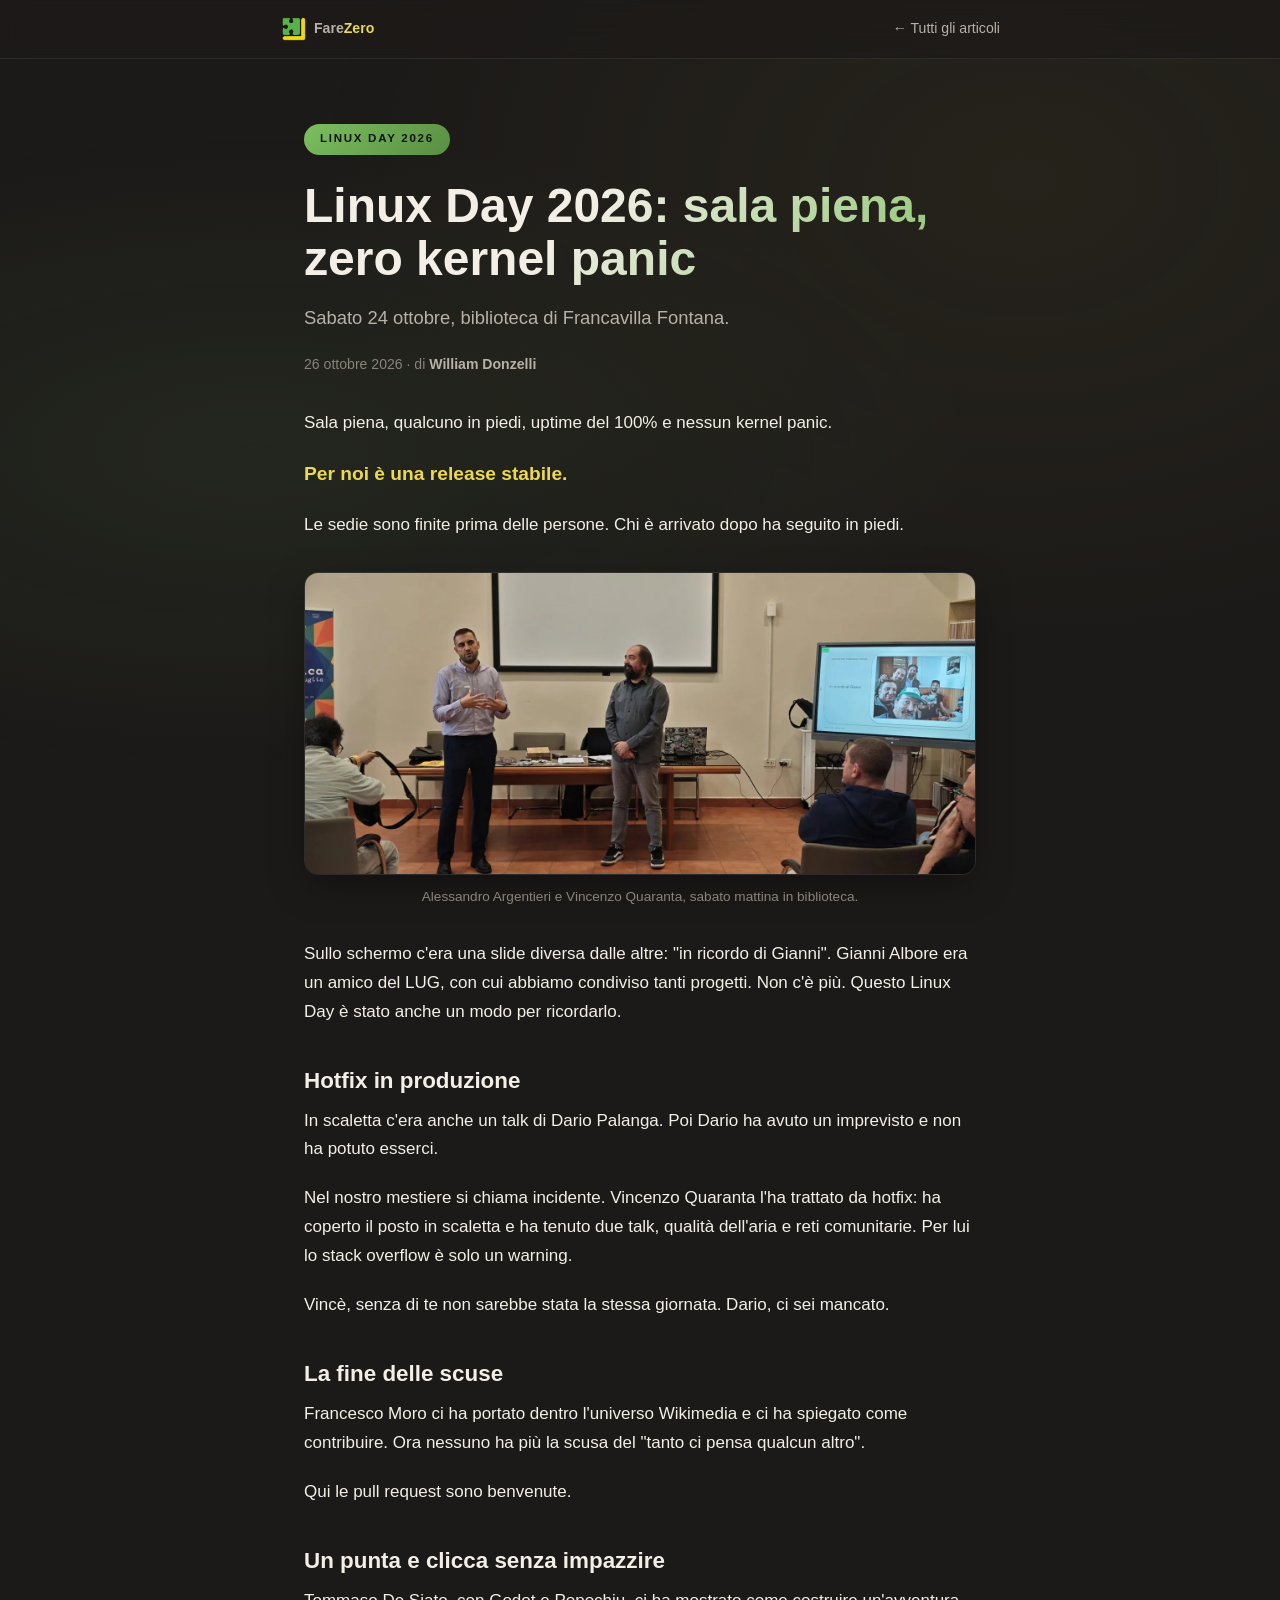
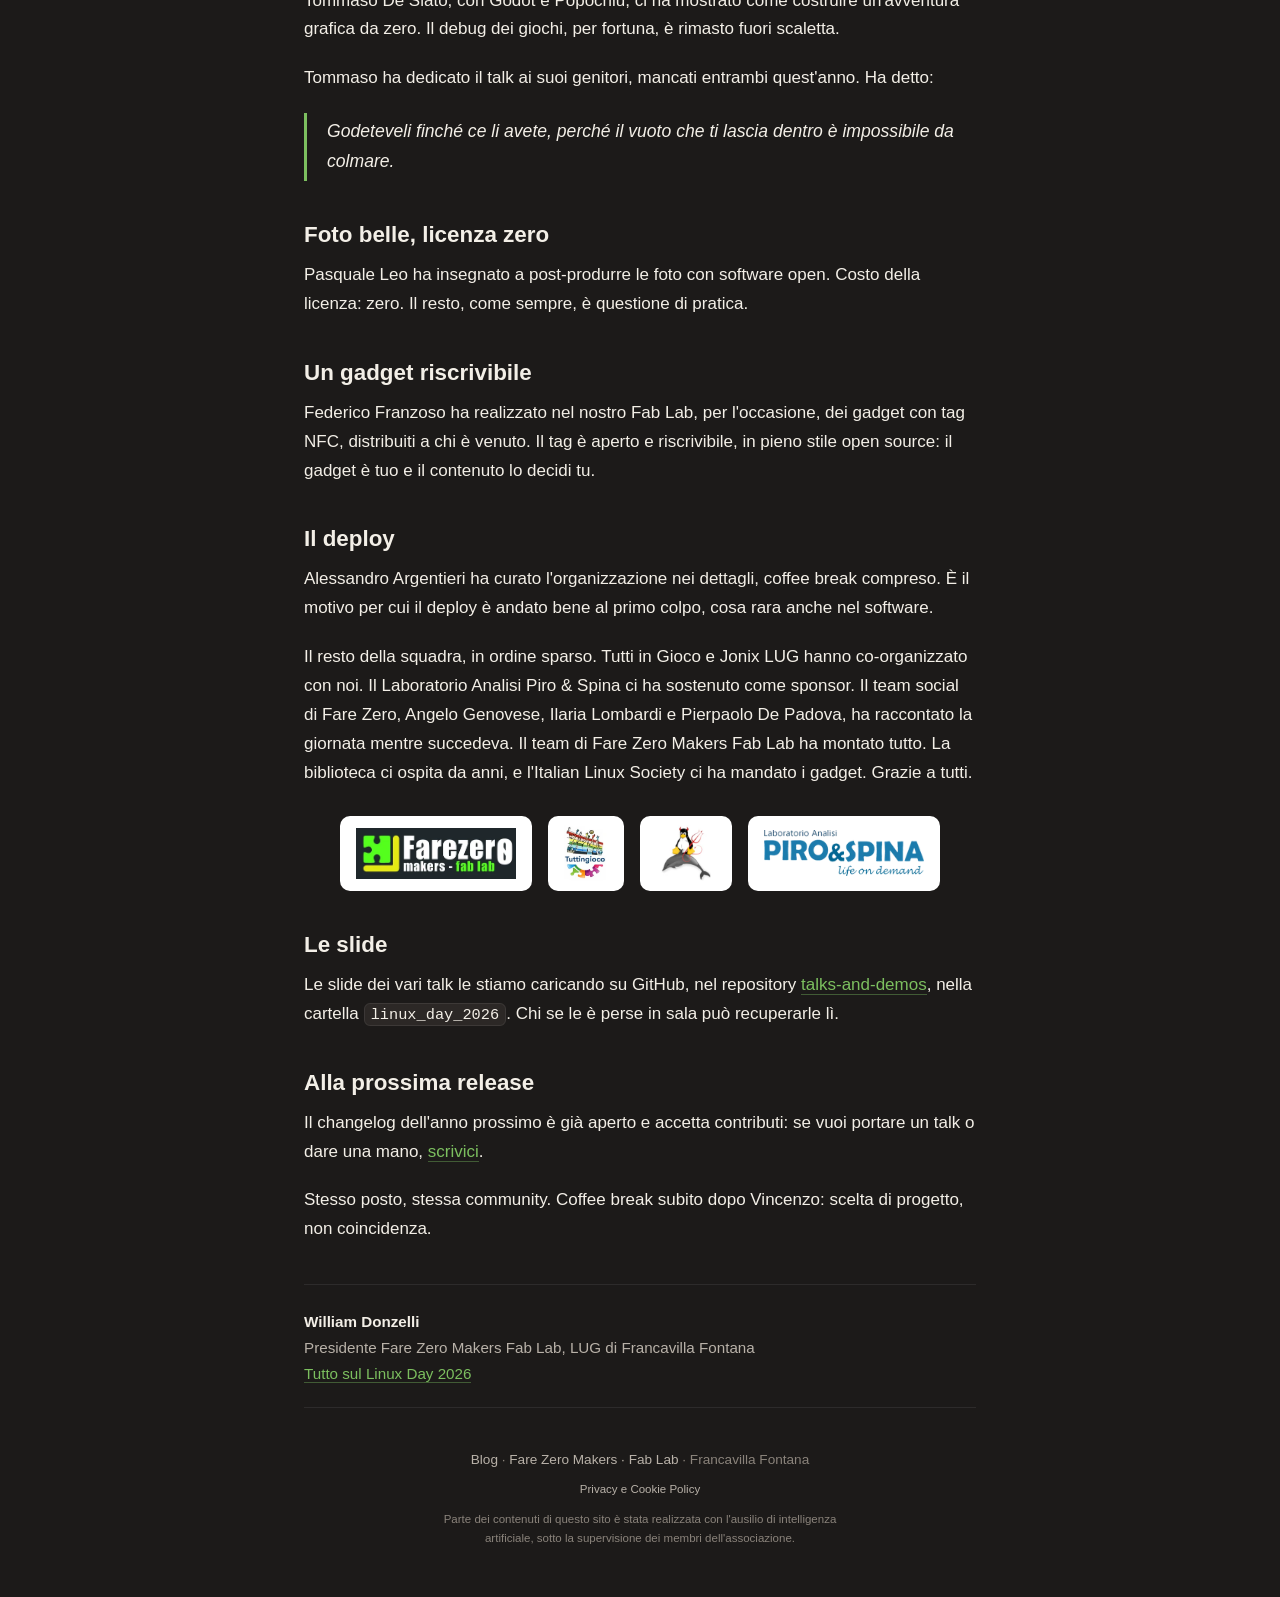
<file: blog/linux-day-2026/index.html>
<!DOCTYPE html>
<html lang="it">
<head>
  <meta charset="UTF-8">
  <meta name="viewport" content="width=device-width, initial-scale=1.0">
  <title>Linux Day 2026: sala piena, zero kernel panic | Fare Zero</title>
  <meta name="description" content="Sabato 24 ottobre, biblioteca di Francavilla Fontana: sala piena, quattro relatori e nessun kernel panic. Il racconto del Linux Day 2026.">
  <meta property="og:title" content="Linux Day 2026: sala piena, zero kernel panic">
  <meta property="og:description" content="Sala piena, qualcuno in piedi, uptime del 100%. Il racconto del Linux Day 2026 a Francavilla Fontana.">
  <meta property="og:type" content="article">
  <meta property="og:image" content="https://farezero.org/linuxday/locandina.jpg">

  <link rel="icon" type="image/png" sizes="32x32" href="../../assets/favicon-32.png">
  <link rel="icon" type="image/png" sizes="16x16" href="../../assets/favicon-16.png">
  <link rel="apple-touch-icon" sizes="180x180" href="../../assets/favicon-180.png">
  <link rel="shortcut icon" href="../../assets/favicon.ico">
  <link rel="stylesheet" href="../../css/blog.css">
</head>
<body>
  <div class="bg-pattern"></div>

  <div class="top-bar">
    <div class="top-bar-inner">
      <a href="../../">
        <img src="../../assets/icon.png" alt="" class="brand-icon">
        <span class="brand-text">Fare<strong>Zero</strong></span>
      </a>
      <a href="../">&larr; Tutti gli articoli</a>
    </div>
  </div>

  <div class="container">
    <header class="blog-head">
      <span class="kicker">Linux Day 2026</span>
      <h1>Linux Day 2026: sala piena, zero kernel panic</h1>
      <p class="lead">Sabato 24 ottobre, biblioteca di Francavilla Fontana.</p>
      <p class="byline"><time datetime="2026-10-26">26 ottobre 2026</time> &middot; di <strong>William Donzelli</strong></p>
    </header>

    <article class="post-body">
      <p>Sala piena, qualcuno in piedi, uptime del 100% e nessun kernel panic.</p>
      <p class="punch">Per noi è una release stabile.</p>

      <p>Le sedie sono finite prima delle persone. Chi è arrivato dopo ha seguito in piedi.</p>

      <figure class="post-figure">
        <img src="img/apertura.webp" alt="Alessandro Argentieri e Vincenzo Quaranta in piedi davanti al pubblico nella sala della biblioteca, con un tavolo di gadget alle spalle e uno schermo acceso sul lato" width="1600" height="720">
        <figcaption>Alessandro Argentieri e Vincenzo Quaranta, sabato mattina in biblioteca.</figcaption>
      </figure>

      <p>Sullo schermo c'era una slide diversa dalle altre: "in ricordo di Gianni". Gianni Albore era un amico del LUG, con cui abbiamo condiviso tanti progetti. Non c'è più. Questo Linux Day è stato anche un modo per ricordarlo.</p>

      <h2>Hotfix in produzione</h2>
      <p>In scaletta c'era anche un talk di Dario Palanga. Poi Dario ha avuto un imprevisto e non ha potuto esserci.</p>
      <p>Nel nostro mestiere si chiama incidente. Vincenzo Quaranta l'ha trattato da hotfix: ha coperto il posto in scaletta e ha tenuto due talk, qualità dell'aria e reti comunitarie. Per lui lo stack overflow è solo un warning.</p>
      <p>Vincè, senza di te non sarebbe stata la stessa giornata. Dario, ci sei mancato.</p>

      <h2>La fine delle scuse</h2>
      <p>Francesco Moro ci ha portato dentro l'universo Wikimedia e ci ha spiegato come contribuire. Ora nessuno ha più la scusa del "tanto ci pensa qualcun altro".</p>
      <p>Qui le pull request sono benvenute.</p>

      <h2>Un punta e clicca senza impazzire</h2>
      <p>Tommaso De Siato, con Godot e Popochiu, ci ha mostrato come costruire un'avventura grafica da zero. Il debug dei giochi, per fortuna, è rimasto fuori scaletta.</p>
      <p>Tommaso ha dedicato il talk ai suoi genitori, mancati entrambi quest'anno. Ha detto:</p>
      <blockquote>Godeteveli finché ce li avete, perché il vuoto che ti lascia dentro è impossibile da colmare.</blockquote>

      <h2>Foto belle, licenza zero</h2>
      <p>Pasquale Leo ha insegnato a post-produrre le foto con software open. Costo della licenza: zero. Il resto, come sempre, è questione di pratica.</p>

      <h2>Un gadget riscrivibile</h2>
      <p>Federico Franzoso ha realizzato nel nostro Fab Lab, per l'occasione, dei gadget con tag NFC, distribuiti a chi è venuto. Il tag è aperto e riscrivibile, in pieno stile open source: il gadget è tuo e il contenuto lo decidi tu.</p>

      <h2>Il deploy</h2>
      <p>Alessandro Argentieri ha curato l'organizzazione nei dettagli, coffee break compreso. È il motivo per cui il deploy è andato bene al primo colpo, cosa rara anche nel software.</p>
      <p>Il resto della squadra, in ordine sparso. Tutti in Gioco e Jonix LUG hanno co-organizzato con noi. Il Laboratorio Analisi Piro &amp; Spina ci ha sostenuto come sponsor. Il team social di Fare Zero, Angelo Genovese, Ilaria Lombardi e Pierpaolo De Padova, ha raccontato la giornata mentre succedeva. Il team di Fare Zero Makers Fab Lab ha montato tutto. La biblioteca ci ospita da anni, e l'Italian Linux Society ci ha mandato i gadget. Grazie a tutti.</p>

      <div class="logo-strip">
        <a class="logo-tile" href="../../"><img src="img/logo-farezero.webp" alt="Fare Zero Makers Fab Lab" height="56"></a>
        <span class="logo-tile"><img src="img/logo-tuttingioco.webp" alt="Tuttingioco" height="56"></span>
        <span class="logo-tile"><img src="img/logo-jonixlug.webp" alt="JonixLUG" height="56"></span>
        <a class="logo-tile" href="https://labpirospina.it/" target="_blank" rel="noopener"><img src="img/logo-pirospina.webp" alt="Laboratorio Analisi Piro&amp;Spina" height="56"></a>
      </div>

      <h2>Le slide</h2>
      <p>Le slide dei vari talk le stiamo caricando su GitHub, nel repository <a href="https://github.com/f4rezer0/talks-and-demos/tree/main/linux_day_2026" target="_blank" rel="noopener">talks-and-demos</a>, nella cartella <code>linux_day_2026</code>. Chi se le è perse in sala può recuperarle lì.</p>

      <h2>Alla prossima release</h2>
      <p>Il changelog dell'anno prossimo è già aperto e accetta contributi: se vuoi portare un talk o dare una mano, <a href="../../#contatti">scrivici</a>.</p>
      <p>Stesso posto, stessa community. Coffee break subito dopo Vincenzo: scelta di progetto, non coincidenza.</p>

      <p class="post-sign"><strong>William Donzelli</strong><br>Presidente Fare Zero Makers Fab Lab, LUG di Francavilla Fontana<br><a href="../../linuxday/">Tutto sul Linux Day 2026</a></p>
    </article>

    <footer>
      <p><a href="../">Blog</a> &middot; <a href="../../">Fare Zero Makers &middot; Fab Lab</a> &middot; Francavilla Fontana</p>
      <p class="small"><a href="../../privacy/">Privacy e Cookie Policy</a></p>
      <p class="small">Parte dei contenuti di questo sito è stata realizzata con l'ausilio di intelligenza artificiale, sotto la supervisione dei membri dell'associazione.</p>
    </footer>
  </div>
</body>
</html>
</file>
<file: css/blog.css>
*, *::before, *::after{ box-sizing: border-box; margin: 0; padding: 0; }

:root{
  --bg: #1c1a19;
  --bg-alt: #242120;
  --surface: #2c2826;
  --border: rgba(255,255,255,.08);
  --text: #f3efe7;
  --text-dim: #b8b1a8;
  --text-faint: #8a837b;
  --green: #7cbf5f;
  --green-deep: #588e42;
  --yellow: #ecd94f;
  --radius: 14px;
}

html{ scroll-behavior: smooth; overflow-x: hidden; }

body{
  font-family: -apple-system, BlinkMacSystemFont, "Segoe UI", Roboto, Helvetica, Arial, sans-serif;
  background: var(--bg);
  color: var(--text);
  line-height: 1.7;
  font-size: 17px;
  min-height: 100vh;
  overflow-x: hidden;
  -webkit-font-smoothing: antialiased;
}

img{ max-width: 100%; display: block; }
a{ color: inherit; text-decoration: none; }
::selection{ background: var(--green); color: #14130f; }

.bg-pattern{
  position: fixed; inset: 0; pointer-events: none; z-index: 0;
  background-image:
    radial-gradient(ellipse at 20% 50%, rgba(124,191,95,.08) 0%, transparent 50%),
    radial-gradient(ellipse at 80% 20%, rgba(236,217,79,.05) 0%, transparent 50%);
}

.container{
  position: relative; z-index: 1;
  max-width: 720px;
  margin: 0 auto;
  padding: 0 24px;
}

/* --- top bar --- */
.top-bar{
  position: sticky; top: 0; z-index: 100;
  padding: 14px 24px;
  background: rgba(28,26,25,.75);
  backdrop-filter: blur(14px) saturate(140%);
  -webkit-backdrop-filter: blur(14px) saturate(140%);
  border-bottom: 1px solid var(--border);
}
.top-bar-inner{
  max-width: 720px; margin: 0 auto;
  display: flex; align-items: center; justify-content: space-between;
}
.top-bar a{
  display: flex; align-items: center; gap: 8px;
  font-size: .88rem; color: var(--text-dim);
  transition: color .25s;
}
.top-bar a:hover{ color: var(--green); }
.top-bar .brand-icon{ width: 26px; height: auto; }
.top-bar .brand-text{ font-weight: 600; }
.top-bar .brand-text strong{ color: var(--yellow); font-weight: 800; }

/* --- intestazione --- */
.blog-head{ padding: 4rem 0 2rem; }
.kicker{
  display: inline-block;
  background: linear-gradient(135deg, var(--green), var(--green-deep));
  color: #12140f;
  font-weight: 800;
  font-size: .72rem;
  letter-spacing: .15em;
  text-transform: uppercase;
  padding: .35rem 1rem;
  border-radius: 999px;
  margin-bottom: 1.5rem;
}
h1{
  font-size: clamp(2rem, 6vw, 3rem);
  font-weight: 800;
  line-height: 1.12;
  margin-bottom: 1rem;
  background: linear-gradient(135deg, var(--text) 40%, var(--green) 100%);
  -webkit-background-clip: text;
  background-clip: text;
  -webkit-text-fill-color: transparent;
}
.lead{ font-size: 1.15rem; color: var(--text-dim); }
.byline{ margin-top: 1.25rem; font-size: .88rem; color: var(--text-faint); }
.byline strong{ color: var(--text-dim); font-weight: 600; }

/* --- articolo --- */
.post-cover{
  margin: 0 0 2.5rem;
  border-radius: var(--radius);
  border: 1px solid var(--border);
  box-shadow: 0 12px 40px -10px rgba(0,0,0,.5);
  width: 100%;
}
.post-body p{ margin-bottom: 1.25rem; }
.post-body a{
  color: var(--green);
  border-bottom: 1px solid rgba(124,191,95,.4);
  transition: border-color .25s;
}
.post-body a:hover{ border-color: var(--green); }
.post-body h2{
  font-size: 1.4rem;
  line-height: 1.25;
  margin: 2.5rem 0 .75rem;
  color: var(--text);
}
.post-figure{ margin: 2rem 0; }
.post-figure img{
  width: 100%;
  height: auto;
  border-radius: var(--radius);
  border: 1px solid var(--border);
  box-shadow: 0 12px 40px -10px rgba(0,0,0,.5);
}
.post-figure figcaption{
  margin-top: .6rem;
  font-size: .85rem;
  color: var(--text-faint);
  text-align: center;
}
.gallery{
  display: grid;
  grid-template-columns: repeat(auto-fill, minmax(200px, 1fr));
  gap: .75rem;
  margin: 1.5rem 0 2rem;
}
.gallery img{
  width: 100%; height: 100%;
  aspect-ratio: 4 / 3;
  object-fit: cover;
  border-radius: 10px;
  border: 1px solid var(--border);
}
.post-body blockquote{
  margin: 0 0 1.25rem;
  padding: .25rem 0 .25rem 1.25rem;
  border-left: 3px solid var(--green);
  color: var(--text);
  font-size: 1.1rem;
  font-style: italic;
}
.post-body code{
  font-family: ui-monospace, SFMono-Regular, Menlo, Consolas, monospace;
  font-size: .9em;
  background: var(--surface);
  border: 1px solid var(--border);
  border-radius: 6px;
  padding: .1em .4em;
}
.logo-strip{
  display: flex; flex-wrap: wrap;
  justify-content: center; align-items: center;
  gap: 1rem;
  margin: 1.75rem 0 1.25rem;
}
.post-body .logo-tile{
  display: flex; align-items: center; justify-content: center;
  background: #fff;
  border: 0;
  border-radius: 10px;
  padding: .6rem 1rem;
  transition: transform .25s;
}
.post-body a.logo-tile:hover{ transform: scale(1.04); }
.logo-tile img{ height: 56px; width: auto; max-width: 160px; object-fit: contain; }
.post-body .punch{
  font-size: 1.2rem;
  font-weight: 700;
  color: var(--yellow);
}
.post-sign{
  margin-top: 2.5rem;
  padding-top: 1.5rem;
  border-top: 1px solid var(--border);
  color: var(--text-dim);
  font-size: .95rem;
}
.post-sign strong{ color: var(--text); }

/* --- elenco --- */
.post-list{ display: grid; gap: 1rem; margin-bottom: 3rem; }
.post-card{
  display: block;
  background: var(--surface);
  border: 1px solid var(--border);
  border-radius: var(--radius);
  padding: 1.5rem;
  transition: border-color .3s, transform .3s;
}
.post-card:hover{ border-color: var(--green); transform: translateY(-3px); }
.post-card time{ font-size: .8rem; color: var(--text-faint); letter-spacing: .05em; }
.post-card h2{ font-size: 1.35rem; line-height: 1.25; margin: .35rem 0 .5rem; }
.post-card p{ color: var(--text-dim); font-size: .98rem; }

/* --- footer --- */
footer{
  text-align: center;
  padding: 2.5rem 0 3rem;
  font-size: .85rem;
  color: var(--text-faint);
  border-top: 1px solid var(--border);
}
footer a{ color: var(--text-dim); transition: color .25s; }
footer a:hover{ color: var(--green); }
footer .small{ margin-top: .6rem; font-size: .72rem; max-width: 420px; margin-left: auto; margin-right: auto; }

@media (max-width: 600px){
  body{ font-size: 16px; }
  .blog-head{ padding-top: 2.5rem; }
}
</file>
